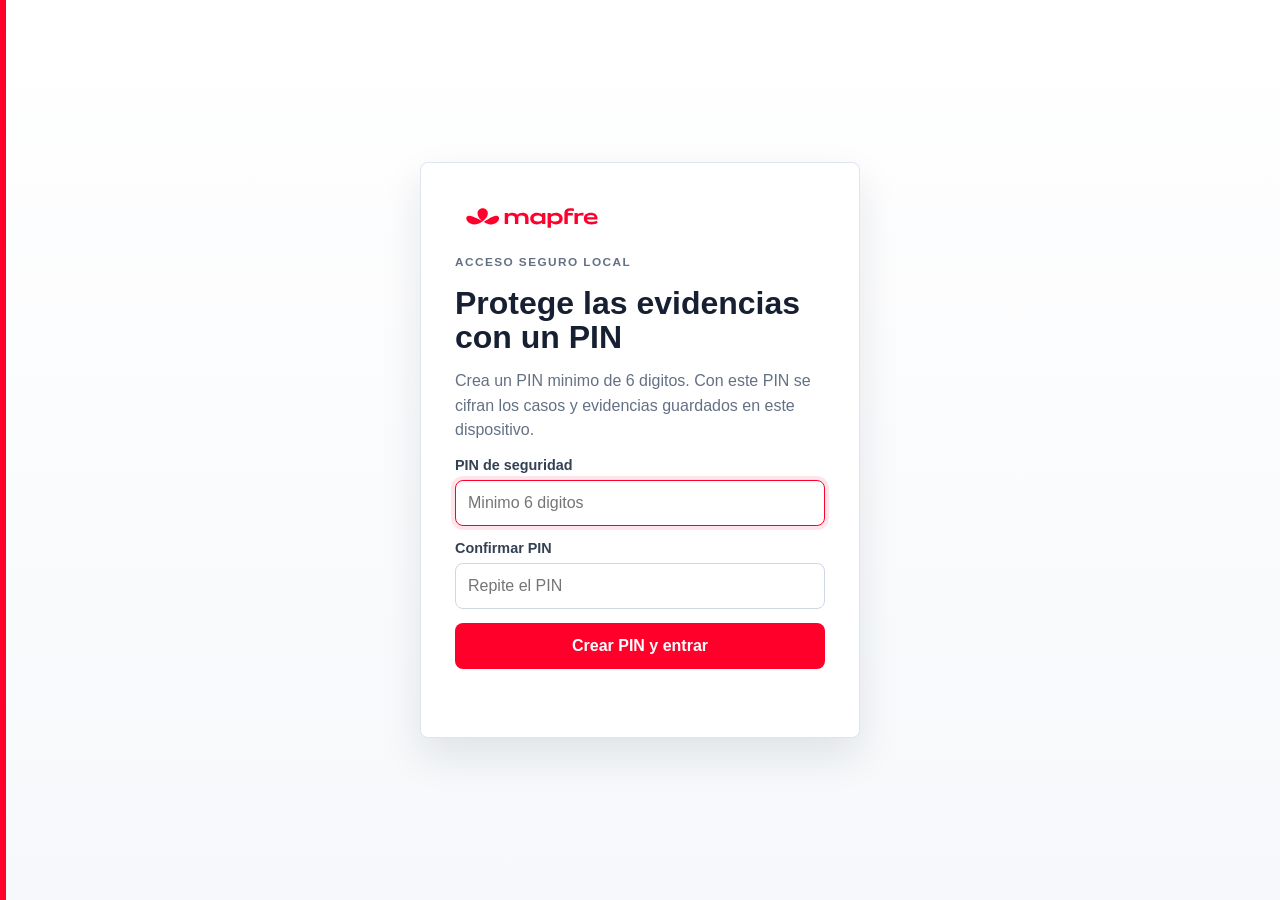
<file: index.html>
<!doctype html>
<html lang="es">
  <head>
    <meta charset="utf-8">
    <meta name="viewport" content="width=device-width, initial-scale=1">
    <meta http-equiv="Content-Security-Policy" content="default-src 'self' data: blob:; img-src 'self' data: blob:; media-src 'self' data: blob:; style-src 'self' 'unsafe-inline'; script-src 'self' 'unsafe-inline'; connect-src 'none'; object-src 'none'; base-uri 'none'; form-action 'none'">
    <title>Registro de asistencias MAPFRE</title>
    <link rel="stylesheet" href="styles.css?v=20260624f">
    <script defer src="app.js?v=20260624f"></script>
  </head>
  <body class="is-locked">
    <section class="security-gate" id="securityGate" aria-labelledby="securityTitle">
      <div class="security-card">
        <img src="assets/mapfre-logo.svg" alt="MAPFRE" class="security-logo">
        <p class="eyebrow">Acceso seguro local</p>
        <h2 id="securityTitle">Protege las evidencias con un PIN</h2>
        <p id="securityHelp">Este PIN cifra los casos guardados en este dispositivo. Sin el PIN no se pueden consultar las evidencias locales.</p>
        <label class="field">
          <span>PIN de seguridad</span>
          <input id="securityPin" type="password" inputmode="numeric" minlength="6" autocomplete="current-password" placeholder="Minimo 6 digitos">
        </label>
        <label class="field" id="securityPinConfirmField" hidden>
          <span>Confirmar PIN</span>
          <input id="securityPinConfirm" type="password" inputmode="numeric" minlength="6" autocomplete="new-password" placeholder="Repite el PIN">
        </label>
        <button class="button" id="unlockApp" type="button">Continuar seguro</button>
        <button class="text-button danger-action" id="resetSecureApp" type="button">No recuerdo el PIN</button>
        <p class="security-status" id="securityStatus" role="alert"></p>
      </div>
    </section>

    <header class="app-header">
      <div class="brand">
        <img src="assets/mapfre-logo.svg" alt="MAPFRE" class="brand__logo">
        <div>
          <p class="eyebrow">Abogados y gruas</p>
          <h1>Registro de asistencias</h1>
        </div>
      </div>
      <nav class="tabs" aria-label="Secciones principales">
        <button class="tab is-active" type="button" data-view="registro">Registro</button>
        <button class="tab" type="button" data-view="consulta">Consulta</button>
        <button class="tab" type="button" data-view="guia">Guia</button>
      </nav>
    </header>

    <main class="app-main">
      <section class="notice" id="dbNotice" hidden></section>

      <section class="view is-visible" id="view-registro" aria-labelledby="registroTitle">
        <div class="panel intro-panel">
          <div>
            <p class="eyebrow">Trazabilidad del servicio</p>
            <h2 id="registroTitle">Captura evidencias en campo</h2>
            <p>Identifica el caso, toma las fotos clave del vehiculo y deja todo guardado automaticamente en este dispositivo.</p>
          </div>
          <div class="summary-card">
            <strong id="totalRecords">0</strong>
            <span>registros guardados en este dispositivo</span>
          </div>
        </div>

        <form class="panel form-grid" id="caseForm" novalidate>
          <input type="hidden" id="recordId">
          <ol class="flow-steps" aria-label="Flujo de registro">
            <li class="is-current"><span>1</span><strong>Identificar</strong></li>
            <li><span>2</span><strong>Fotos</strong></li>
            <li><span>3</span><strong>Complementar</strong></li>
          </ol>

          <fieldset class="section start-section" id="startSection">
            <legend>Informacion inicial</legend>
            <p class="section-help">Primero identifica el servicio. Con estos dos datos se crea el caso y se habilita la captura de evidencias.</p>
            <div class="field-grid two">
              <label class="field">
                <span>Numero de asistencia <b>*</b></span>
                <input id="assistanceNumber" name="assistanceNumber" autocomplete="off" required placeholder="Ej. 2189-000123">
                <small class="error" data-error-for="assistanceNumber"></small>
              </label>
              <label class="field">
                <span>Placa <b>*</b></span>
                <input id="plate" name="plate" autocomplete="off" required placeholder="Ej. ABC123" maxlength="10">
                <small class="error" data-error-for="plate"></small>
              </label>
            </div>
            <div class="form-actions start-actions">
              <button class="button" type="button" id="continueCase">Crear caso y tomar fotos</button>
            </div>
          </fieldset>

          <div class="case-workspace" id="caseWorkspace" hidden>
            <section class="active-case">
              <div>
                <span>Caso activo</span>
                <strong id="activeCaseLabel">Sin asistencia seleccionada</strong>
              </div>
              <small id="autosaveStatus">Listo para capturar evidencias</small>
            </section>

            <section class="step-notice" id="stepNotice" aria-live="polite" hidden>
              <strong id="stepNoticeTitle">Siguiente paso</strong>
              <span id="stepNoticeText">Completa la informacion pendiente para cerrar el caso.</span>
            </section>

            <div class="wizard-panel" id="photosStep" data-wizard-step="photos">
              <fieldset class="section">
                <div class="capture-heading">
                  <div>
                    <legend>Fotos del vehiculo</legend>
                    <p class="section-help">Toca una vista, toma la foto y vuelve aqui. La evidencia queda guardada de inmediato.</p>
                  </div>
                  <span>Autoguardado activo</span>
                </div>
                <div class="vehicle-capture">
                  <div class="vehicle-map guided-stage" id="guidedStage" aria-label="Guia visual de la foto requerida">
                    <div class="vehicle-map-title">
                      <strong id="currentShotTitle">Esquina delantera izquierda</strong>
                      <small id="currentShotCounter">Foto 1 de 8</small>
                    </div>
                    <button class="phone-mask" id="vehicleMask" type="button" data-angle="front-left" aria-label="Tomar foto: esquina delantera izquierda">
                      <img class="vehicle-guide-image" id="vehicleGuideImage" src="assets/guide-photos/front-left.png" alt="Guia visual del angulo requerido">
                      <span class="angle-badge" id="angleBadge">Frente + lateral izquierdo</span>
                    </button>
                    <p class="shot-instruction" id="currentShotInstruction">Ubicate a 45 grados del frente. El vehiculo debe ocupar casi todo el encuadre y verse completo.</p>
                    <div class="guided-actions">
                      <button class="button secondary" type="button" id="prevShot" hidden>Anterior</button>
                      <label class="button camera-button">
                        <input id="guidedPhotoInput" type="file" accept="image/*" capture="environment">
                        <span>Tomar foto</span>
                      </label>
                      <button class="button secondary light-action" type="button" id="nextShot">Siguiente foto</button>
                    </div>
                    <label class="upload-action secondary compact-upload quiet-upload">
                      <input id="fileInput" type="file" accept="image/*" multiple>
                      <span>Cargar desde galeria</span>
                    </label>
                  </div>
                  <div class="shot-checklist" id="shotChecklist" aria-live="polite"></div>
                </div>
              </fieldset>

              <fieldset class="section" id="videoFinalSection" hidden>
                <legend>Video final</legend>
                <p class="section-help">Graba un video horizontal o vertical de aproximadamente 1 minuto. Incluye el choque o evento, entorno, placas visibles, daños principales y una vuelta corta alrededor del vehiculo.</p>
                <div class="media-actions" aria-label="Carga de evidencias">
                  <label class="upload-action">
                    <input id="videoInput" type="file" accept="video/*" capture="environment">
                    <span>Grabar video de 1 minuto</span>
                  </label>
                  <label class="upload-action secondary">
                    <input id="photoInput" type="file" accept="image/*" capture="environment" multiple>
                    <span>Foto adicional</span>
                  </label>
                </div>
              </fieldset>

              <fieldset class="section evidence-preview-section" id="evidencePreviewSection" hidden>
                <legend>Evidencias cargadas</legend>
                <div class="media-meta">
                  <span id="evidenceCount">Sin evidencias cargadas</span>
                  <button class="text-button" id="clearEvidence" type="button">Quitar evidencias</button>
                </div>
                <div class="media-grid" id="mediaPreview" aria-live="polite"></div>
              </fieldset>

              <div class="form-actions step-actions">
                <button class="button secondary text-like-action" type="button" id="backToIdentity" hidden>Volver a identificar</button>
                <button class="button" type="button" id="finishPhotos" hidden>Continuar a complementar</button>
              </div>
            </div>

            <div class="wizard-panel" id="complementStep" data-wizard-step="complement" hidden>
              <fieldset class="section">
                <legend>Detalle complementario</legend>
                <div class="field-grid three">
                  <label class="field">
                    <span>Tipo de servicio</span>
                    <select id="serviceType" name="serviceType">
                      <option value="">Seleccionar</option>
                      <option>Abogado</option>
                      <option>Grua</option>
                      <option>Abogado y grua</option>
                    </select>
                  </label>
                  <label class="field">
                    <span>Fecha y hora</span>
                    <input id="serviceDate" name="serviceDate" type="datetime-local">
                  </label>
                  <label class="field">
                    <span>Estado</span>
                    <select id="status" name="status">
                      <option value="Incompleto">Incompleto</option>
                      <option value="En revision">En revision</option>
                      <option value="Completo">Completo</option>
                    </select>
                  </label>
                </div>
                <div class="field-grid two">
                  <label class="field">
                    <span>Ciudad</span>
                    <input id="city" name="city" placeholder="Ciudad de la atencion">
                  </label>
                  <label class="field">
                    <span>Direccion / ubicacion</span>
                    <input id="location" name="location" placeholder="Punto exacto o referencia">
                  </label>
                </div>
                <div class="field-grid two">
                  <label class="field">
                    <span>Prestador / responsable</span>
                    <input id="provider" name="provider" placeholder="Nombre del abogado, grua o aliado">
                  </label>
                  <label class="field">
                    <span>Contacto</span>
                    <input id="contact" name="contact" placeholder="Telefono o correo">
                  </label>
                </div>
                <label class="field">
                  <span>Descripcion del servicio</span>
                  <textarea id="description" name="description" rows="4" placeholder="Resume lo ocurrido, acciones realizadas y observaciones relevantes."></textarea>
                </label>
              </fieldset>

              <fieldset class="section">
                <legend>Otros documentos</legend>
                <p class="section-help">Agrega soportes adicionales como PDF, imagenes o documentos del caso. Cada archivo se guarda de inmediato en la asistencia activa.</p>
                <div class="media-actions" aria-label="Carga de documentos complementarios">
                  <label class="upload-action secondary">
                    <input id="documentInput" type="file" accept="image/*,.pdf,.doc,.docx,.xls,.xlsx,.txt" multiple>
                    <span>Cargar documentos</span>
                  </label>
                </div>
              </fieldset>

              <section class="missing-box" id="missingBox" aria-live="polite">
                <strong id="missingTitle">Informacion pendiente</strong>
                <ul id="missingList"></ul>
              </section>

              <div class="form-actions step-actions">
                <button class="button secondary text-like-action" type="button" id="backToPhotos">Volver a fotos</button>
                <button class="button secondary text-like-action" type="button" id="resetForm">Nuevo registro</button>
                <button class="button" type="submit">Guardar caso</button>
              </div>
            </div>
          </div>
        </form>
      </section>

      <section class="view" id="view-consulta" aria-labelledby="consultaTitle">
        <div class="panel intro-panel">
          <div>
            <p class="eyebrow">Complementar informacion</p>
            <h2 id="consultaTitle">Consulta por asistencia o placa</h2>
            <p>Busca un registro guardado, abre el caso y completa los campos pendientes sin perder las evidencias tomadas.</p>
          </div>
          <div class="header-actions">
            <button class="button secondary text-like-action" type="button" id="exportAll">Exportar</button>
            <button class="button secondary text-like-action danger-action" type="button" id="clearAllData">Borrar datos</button>
          </div>
        </div>

        <div class="panel search-panel">
          <label class="field search-field">
            <span>Buscar registro</span>
            <input id="searchQuery" placeholder="Numero de asistencia o placa">
          </label>
          <div class="records-list" id="recordsList" aria-live="polite"></div>
        </div>
      </section>

      <section class="view" id="view-guia" aria-labelledby="guiaTitle">
        <div class="panel intro-panel">
          <div>
            <p class="eyebrow">Material de apoyo</p>
            <h2 id="guiaTitle">Guia rapida de registro</h2>
            <p>Orden recomendado para identificar el caso, tomar evidencias y completar la informacion pendiente.</p>
          </div>
          <span class="button secondary inert-link">Version local sin conexion externa</span>
        </div>
        <div class="panel video-panel">
          <div class="support-steps">
            <article>
              <strong>1. Identifica</strong>
              <span>Ingresa asistencia y placa antes de tomar evidencias.</span>
            </article>
            <article>
              <strong>2. Fotografia</strong>
              <span>Sigue las 8 vistas guiadas y revisa las miniaturas cargadas.</span>
            </article>
            <article>
              <strong>3. Complementa</strong>
              <span>Agrega datos faltantes, documentos y guarda el caso.</span>
            </article>
          </div>
        </div>
      </section>
    </main>
  </body>
</html>
</file>
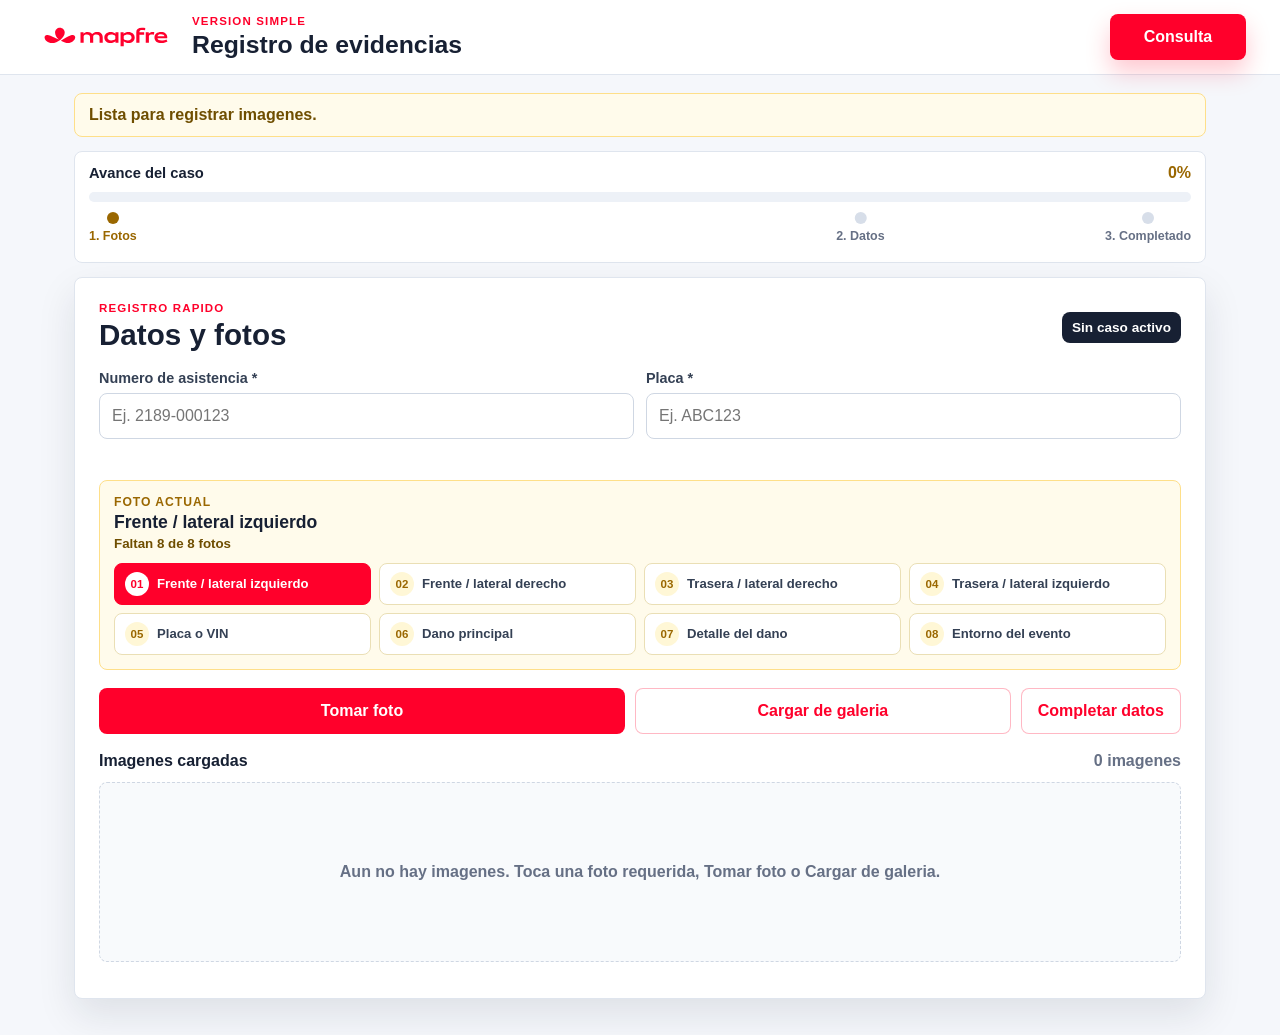
<file: simple.html>
<!doctype html>
<html lang="es">
  <head>
    <meta charset="utf-8">
    <meta name="viewport" content="width=device-width, initial-scale=1">
    <meta http-equiv="Content-Security-Policy" content="default-src 'self' data: blob:; img-src 'self' data: blob:; media-src 'self' data: blob:; style-src 'self' 'unsafe-inline'; script-src 'self' 'unsafe-inline'; connect-src 'none'; object-src 'none'; base-uri 'none'; form-action 'none'">
    <title>Registro simple de asistencias</title>
    <link rel="stylesheet" href="simple.css">
    <script defer src="simple.js"></script>
  </head>
  <body>
    <header class="topbar">
      <div class="brand">
        <img src="assets/mapfre-logo.svg" alt="MAPFRE">
        <div>
          <span>Version simple</span>
          <h1>Registro de evidencias</h1>
        </div>
      </div>
      <button class="button consult-button" type="button" id="showSearch">Consulta</button>
    </header>

    <main class="shell">
      <section class="status" id="status" role="status">Ingresa asistencia y placa para empezar.</section>
      <section class="timeline" id="progressTimeline" aria-label="Avance del caso" data-tone="start">
        <div class="timeline-header">
          <strong>Avance del caso</strong>
          <span id="timelinePercent">0%</span>
        </div>
        <div class="timeline-bar" aria-hidden="true">
          <span id="timelineFill"></span>
        </div>
        <div class="timeline-steps">
          <span id="timelinePhotos">1. Fotos</span>
          <span id="timelineDetails">2. Datos</span>
          <span id="timelineDone">3. Completado</span>
        </div>
      </section>

      <section class="workspace">
        <form class="panel capture-panel" id="caseForm" novalidate>
          <div class="panel-title">
            <div>
              <p class="eyebrow">Registro rapido</p>
              <h2>Datos y fotos</h2>
            </div>
            <strong id="activeCase">Sin caso activo</strong>
          </div>

          <div class="identity-grid">
            <label class="field">
              <span>Numero de asistencia *</span>
              <input id="assistanceNumber" autocomplete="off" placeholder="Ej. 2189-000123" required>
              <small data-error-for="assistanceNumber"></small>
            </label>
            <label class="field">
              <span>Placa *</span>
              <input id="plate" autocomplete="off" maxlength="10" placeholder="Ej. ABC123" required>
              <small data-error-for="plate"></small>
            </label>
          </div>

          <section class="photo-guide" aria-labelledby="currentPhotoTitle">
            <div class="current-photo">
              <span>Foto actual</span>
              <strong id="currentPhotoTitle">Frente / lateral izquierdo</strong>
              <small id="photoProgress">Faltan 8 fotos</small>
            </div>
            <div class="photo-checklist" id="photoChecklist" aria-label="Fotos requeridas"></div>
          </section>

          <div class="quick-actions">
            <label class="button camera-action">
              <input id="photoInput" type="file" accept="image/*" capture="environment">
              <span>Tomar foto</span>
            </label>
            <label class="button secondary camera-action">
              <input id="galleryInput" type="file" accept="image/*" multiple>
              <span>Cargar de galeria</span>
            </label>
            <button class="button secondary" id="goDetails" type="button" aria-controls="detailsPanel" aria-expanded="false">Completar datos</button>
          </div>

          <section class="thumb-section" aria-labelledby="thumbTitle">
            <div class="thumb-header">
              <h3 id="thumbTitle">Imagenes cargadas</h3>
              <span id="imageCount">0 imagenes</span>
            </div>
            <div class="empty-grid" id="emptyGrid">Aun no hay imagenes. Toca una foto requerida, Tomar foto o Cargar de galeria.</div>
            <div class="thumb-grid" id="thumbGrid" aria-live="polite"></div>
          </section>
        </form>

        <section class="panel details-panel screen" id="detailsPanel" aria-labelledby="detailsTitle" hidden>
          <div class="panel-title compact">
            <div>
              <p class="eyebrow">Datos faltantes</p>
              <h3 id="detailsTitle">Completar datos</h3>
            </div>
            <span id="detailsStatus">Autoguardado</span>
          </div>
          <div class="details-grid">
            <label class="field">
              <span>Tipo de servicio</span>
              <input id="serviceType" placeholder="Abogado, grua o ambos">
            </label>
            <label class="field">
              <span>Fecha y hora</span>
              <input id="serviceDate" type="datetime-local">
            </label>
            <label class="field">
              <span>Ciudad</span>
              <input id="city" placeholder="Ciudad de la atencion">
            </label>
            <label class="field">
              <span>Ubicacion</span>
              <input id="location" placeholder="Direccion o referencia">
            </label>
            <label class="field">
              <span>Responsable</span>
              <input id="provider" placeholder="Analista, abogado, grua o aliado">
            </label>
            <label class="field">
              <span>Contacto</span>
              <input id="contact" placeholder="Telefono o correo">
            </label>
          </div>
          <label class="field">
            <span>Observaciones</span>
            <textarea id="notes" rows="3" placeholder="Dano, entorno, documentos pendientes o comentario breve."></textarea>
          </label>
          <div class="nav-actions">
            <button class="button secondary" id="backToCaptureFromDetails" type="button">Volver a fotos</button>
          </div>
        </section>

        <aside class="panel search-panel screen" id="searchPanel" hidden>
          <div class="panel-title compact">
            <div>
              <p class="eyebrow">Consulta</p>
              <h2>Buscar caso</h2>
            </div>
            <button class="button secondary" id="backToCaptureFromSearch" type="button">Volver</button>
          </div>
          <label class="field">
            <span>Asistencia o placa</span>
            <input id="searchQuery" placeholder="Buscar">
          </label>
          <div class="records" id="records"></div>
        </aside>
      </section>
    </main>
  </body>
</html>
</file>
<file: styles.css>
:root {
  --brand: #ff002b;
  --brand-dark: #c90022;
  --brand-soft: #fff0f3;
  --ink: #172033;
  --muted: #647084;
  --line: #dfe5ee;
  --panel: #ffffff;
  --page: #f5f7fb;
  --success: #087443;
  --warning: #9a6700;
  --danger: #b42318;
  --shadow: 0 18px 42px rgba(23, 32, 51, 0.1);
}

* {
  box-sizing: border-box;
}

[hidden] {
  display: none !important;
}

html {
  min-width: 320px;
}

body {
  margin: 0;
  color: var(--ink);
  background: linear-gradient(180deg, #ffffff 0%, var(--page) 42%, #eef2f7 100%);
  font-family: "Segoe UI", Arial, sans-serif;
}

body.is-locked .app-header,
body.is-locked .app-main {
  display: none;
}

.security-gate {
  min-height: 100vh;
  display: grid;
  place-items: center;
  padding: 22px;
  background:
    linear-gradient(90deg, var(--brand) 0 6px, transparent 6px),
    linear-gradient(180deg, #fff 0%, #f6f8fb 100%);
}

.security-gate[hidden] {
  display: none !important;
}

.security-card {
  width: min(100%, 440px);
  display: grid;
  gap: 14px;
  padding: clamp(22px, 5vw, 34px);
  background: #fff;
  border: 1px solid var(--line);
  border-radius: 8px;
  box-shadow: var(--shadow);
}

.security-logo {
  width: 154px;
  height: auto;
}

.security-card h2 {
  font-size: clamp(1.45rem, 7vw, 2rem);
}

.security-card p {
  margin: 0;
  color: var(--muted);
}

.security-status {
  min-height: 20px;
  color: var(--danger) !important;
  font-size: 0.88rem;
  font-weight: 800;
}

button,
input,
select,
textarea {
  font: inherit;
}

.app-header {
  position: sticky;
  top: 0;
  z-index: 20;
  display: flex;
  align-items: center;
  justify-content: space-between;
  gap: 18px;
  padding: 18px clamp(16px, 4vw, 44px);
  background: rgba(255, 255, 255, 0.94);
  border-bottom: 1px solid var(--line);
  backdrop-filter: blur(14px);
}

.brand {
  display: flex;
  align-items: center;
  gap: 18px;
  min-width: 0;
}

.brand__logo {
  width: 168px;
  height: auto;
  flex: 0 0 auto;
}

.eyebrow {
  margin: 0 0 5px;
  color: var(--brand);
  font-size: 0.74rem;
  font-weight: 800;
  letter-spacing: 0.12em;
  text-transform: uppercase;
}

h1,
h2 {
  margin: 0;
  line-height: 1.08;
  letter-spacing: 0;
}

h1 {
  font-size: clamp(1.25rem, 2.4vw, 1.95rem);
}

h2 {
  font-size: clamp(1.35rem, 2.8vw, 2.25rem);
}

p {
  line-height: 1.55;
}

.tabs {
  display: inline-grid;
  grid-template-columns: repeat(3, minmax(0, 1fr));
  gap: 4px;
  padding: 4px;
  border: 1px solid var(--line);
  border-radius: 8px;
  background: #f8fafc;
}

.tab {
  min-height: 42px;
  padding: 0 14px;
  color: var(--muted);
  background: transparent;
  border: 0;
  border-radius: 6px;
  font-weight: 750;
}

.tab.is-active {
  color: #fff;
  background: var(--brand);
}

.app-main {
  width: min(1180px, 100%);
  margin: 0 auto;
  padding: 28px clamp(14px, 3vw, 26px) 46px;
}

.view {
  display: none;
}

.view.is-visible {
  display: grid;
  gap: 18px;
}

.panel {
  background: var(--panel);
  border: 1px solid var(--line);
  border-radius: 8px;
  box-shadow: var(--shadow);
}

.intro-panel {
  display: grid;
  grid-template-columns: minmax(0, 1fr) auto;
  align-items: center;
  gap: 22px;
  padding: clamp(20px, 4vw, 32px);
}

.header-actions {
  display: grid;
  gap: 10px;
  justify-items: end;
}

.intro-panel p:not(.eyebrow) {
  max-width: 65ch;
  margin: 12px 0 0;
  color: var(--muted);
}

.summary-card {
  min-width: 190px;
  padding: 18px;
  border: 1px solid rgba(255, 0, 43, 0.16);
  border-radius: 8px;
  background: var(--brand-soft);
}

.summary-card strong {
  display: block;
  color: var(--brand);
  font-size: 2.4rem;
  line-height: 1;
}

.summary-card span {
  color: var(--muted);
  font-weight: 650;
}

.form-grid {
  display: grid;
  gap: 22px;
  padding: clamp(18px, 4vw, 28px);
}

.section {
  display: grid;
  gap: 16px;
  min-width: 0;
  margin: 0;
  padding: 0;
  border: 0;
}

.section-help {
  margin: -4px 0 0;
  max-width: 70ch;
  color: var(--muted);
  font-size: 0.95rem;
}

.start-section {
  padding: clamp(16px, 3vw, 22px);
  background: linear-gradient(180deg, #ffffff 0%, #fff6f8 100%);
  border: 1px solid rgba(255, 0, 43, 0.18);
  border-radius: 8px;
}

.start-actions {
  justify-content: flex-start;
}

.case-workspace {
  display: grid;
  gap: 22px;
}

.wizard-panel {
  display: grid;
  gap: 22px;
}

.active-case {
  display: flex;
  align-items: center;
  justify-content: space-between;
  gap: 14px;
  padding: 14px 16px;
  color: #fff;
  background: var(--ink);
  border-radius: 8px;
}

.active-case span,
.active-case small {
  color: rgba(255, 255, 255, 0.72);
  font-weight: 750;
}

.active-case strong {
  display: block;
  margin-top: 2px;
  font-size: 1.1rem;
}

.step-notice {
  display: grid;
  gap: 4px;
  padding: 14px 16px;
  border: 1px solid #fedf89;
  border-radius: 8px;
  background: #fffbeb;
}

.step-notice strong {
  color: #93370d;
  font-size: 0.9rem;
}

.step-notice span {
  color: #6f4e00;
  font-weight: 700;
  line-height: 1.45;
}

.step-notice[data-tone="success"] {
  background: #ecfdf3;
  border-color: #abefc6;
}

.step-notice[data-tone="success"] strong,
.step-notice[data-tone="success"] span {
  color: var(--success);
}

#autosaveStatus[data-tone="success"] {
  color: #bcf7d3;
}

#autosaveStatus[data-tone="saving"] {
  color: #ffe08a;
}

#autosaveStatus[data-tone="error"] {
  color: #ffb4ab;
}

legend {
  margin-bottom: 6px;
  font-size: 1rem;
  font-weight: 850;
}

.field-grid {
  display: grid;
  gap: 14px;
}

.field-grid.two {
  grid-template-columns: repeat(2, minmax(0, 1fr));
}

.field-grid.three {
  grid-template-columns: repeat(3, minmax(0, 1fr));
}

.field {
  display: grid;
  gap: 7px;
  min-width: 0;
}

.field span {
  color: #344054;
  font-size: 0.9rem;
  font-weight: 750;
}

.field b {
  color: var(--brand);
}

input,
select,
textarea {
  width: 100%;
  min-height: 46px;
  color: var(--ink);
  background: #fff;
  border: 1px solid #cfd7e3;
  border-radius: 8px;
  outline: none;
  padding: 11px 12px;
  transition: border-color 0.16s ease, box-shadow 0.16s ease;
}

textarea {
  min-height: 112px;
  resize: vertical;
}

input:focus,
select:focus,
textarea:focus {
  border-color: var(--brand);
  box-shadow: 0 0 0 4px rgba(255, 0, 43, 0.1);
}

.field.has-error input {
  border-color: var(--danger);
}

.error {
  min-height: 16px;
  color: var(--danger);
  font-size: 0.78rem;
  font-weight: 700;
}

.media-actions {
  display: flex;
  flex-wrap: wrap;
  gap: 10px;
}

.upload-action {
  position: relative;
  display: inline-flex;
  align-items: center;
  justify-content: center;
  min-height: 46px;
  padding: 0 16px;
  color: #fff;
  background: var(--brand);
  border-radius: 8px;
  cursor: pointer;
  font-weight: 800;
}

.upload-action.secondary {
  color: var(--brand);
  background: #fff;
  border: 1px solid rgba(255, 0, 43, 0.28);
}

.quiet-upload {
  width: fit-content;
  min-height: auto;
  padding: 0;
  color: var(--muted);
  background: transparent;
  border: 0;
  font-size: 0.88rem;
  text-decoration: underline;
  text-underline-offset: 3px;
}

.upload-action input {
  position: absolute;
  inset: 0;
  opacity: 0;
  cursor: pointer;
}

.media-meta {
  display: flex;
  justify-content: space-between;
  gap: 14px;
  color: var(--muted);
  font-size: 0.9rem;
  font-weight: 700;
}

.text-button {
  color: var(--brand);
  background: transparent;
  border: 0;
  font-weight: 800;
}

.vehicle-capture {
  display: grid;
  grid-template-columns: minmax(260px, 1fr) minmax(220px, 320px);
  gap: 16px;
  align-items: stretch;
}

.vehicle-map {
  position: relative;
  min-height: 390px;
  overflow: hidden;
  background: linear-gradient(180deg, #f8fafc 0%, #ffffff 100%);
  border: 1px solid var(--line);
  border-radius: 8px;
}

.vehicle-shape {
  position: absolute;
  inset: 64px 26%;
  min-width: 150px;
  background: linear-gradient(180deg, #e8edf5 0%, #ffffff 42%, #eef3f9 100%);
  border: 3px solid #bac5d5;
  border-radius: 46% 46% 28% 28% / 14% 14% 22% 22%;
  box-shadow: inset 0 0 0 8px rgba(255, 255, 255, 0.9), 0 18px 38px rgba(23, 32, 51, 0.14);
}

.vehicle-shape .windshield,
.vehicle-shape .hood,
.vehicle-shape .roof,
.vehicle-shape .trunk {
  position: absolute;
  left: 18%;
  right: 18%;
  border: 2px solid #cbd5e1;
  border-radius: 8px;
}

.vehicle-shape .hood {
  top: 9%;
  height: 13%;
  background: #f8fafc;
}

.vehicle-shape .windshield {
  top: 25%;
  height: 15%;
  background: #dce8f6;
}

.vehicle-shape .roof {
  top: 44%;
  bottom: 30%;
  background: #ffffff;
}

.vehicle-shape .trunk {
  bottom: 9%;
  height: 13%;
  background: #f8fafc;
}

.wheel {
  position: absolute;
  width: 18px;
  height: 48px;
  background: #172033;
  border-radius: 999px;
}

.wheel-a,
.wheel-c {
  left: -13px;
}

.wheel-b,
.wheel-d {
  right: -13px;
}

.wheel-a,
.wheel-b {
  top: 21%;
}

.wheel-c,
.wheel-d {
  bottom: 21%;
}

.shot-point {
  position: absolute;
  display: inline-flex;
  align-items: center;
  justify-content: center;
  min-width: 104px;
  min-height: 42px;
  padding: 8px 12px;
  color: #fff;
  background: var(--brand);
  border: 2px solid #fff;
  border-radius: 999px;
  box-shadow: 0 14px 28px rgba(255, 0, 43, 0.22);
  cursor: pointer;
  font-size: 0.82rem;
  font-weight: 850;
  text-align: center;
}

.shot-point input {
  position: absolute;
  inset: 0;
  opacity: 0;
  cursor: pointer;
}

.shot-front {
  top: 18px;
  left: 50%;
  transform: translateX(-50%);
}

.shot-back {
  bottom: 18px;
  left: 50%;
  transform: translateX(-50%);
}

.shot-left {
  top: 50%;
  left: 18px;
  transform: translateY(-50%);
}

.shot-right {
  top: 50%;
  right: 18px;
  transform: translateY(-50%);
}

.shot-plate {
  top: 84px;
  right: 20px;
}

.shot-context {
  bottom: 84px;
  left: 20px;
}

.shot-checklist {
  display: grid;
  gap: 10px;
  align-content: start;
  padding: 14px;
  background: #f8fafc;
  border: 1px solid var(--line);
  border-radius: 8px;
}

.shot-status {
  display: grid;
  grid-template-columns: 82px 1fr;
  gap: 10px;
  align-items: center;
  padding: 10px;
  background: #fff;
  border: 1px solid var(--line);
  border-radius: 8px;
}

.shot-status span {
  display: inline-flex;
  justify-content: center;
  padding: 5px 8px;
  color: var(--warning);
  background: #fffaeb;
  border-radius: 999px;
  font-size: 0.72rem;
  font-weight: 850;
}

.shot-status strong {
  font-size: 0.88rem;
}

.shot-status.is-complete span {
  color: var(--success);
  background: #ecfdf3;
}

.media-grid {
  display: grid;
  grid-template-columns: repeat(auto-fill, minmax(150px, 1fr));
  gap: 12px;
}

.media-item {
  display: grid;
  gap: 8px;
  min-width: 0;
  padding: 10px;
  background: #f8fafc;
  border: 1px solid var(--line);
  border-radius: 8px;
}

.media-thumb {
  width: 100%;
  aspect-ratio: 4 / 3;
  object-fit: cover;
  background: #111827;
  border-radius: 6px;
}

.document-thumb {
  display: grid;
  place-items: center;
  color: #fff;
  background:
    linear-gradient(135deg, rgba(255, 0, 43, 0.92), rgba(23, 32, 51, 0.94));
  font-size: 1rem;
  font-weight: 900;
  letter-spacing: 0;
}

.media-name {
  overflow: hidden;
  color: #344054;
  font-size: 0.8rem;
  font-weight: 750;
  text-overflow: ellipsis;
  white-space: nowrap;
}

.remove-media {
  width: 100%;
  min-height: 34px;
  color: var(--danger);
  background: #fff;
  border: 1px solid #f1c4c0;
  border-radius: 6px;
  font-size: 0.82rem;
  font-weight: 800;
}

.missing-box {
  display: grid;
  gap: 10px;
  padding: 14px;
  background: #fffbeb;
  border: 1px solid #fedf89;
  border-radius: 8px;
}

.missing-box strong {
  color: var(--warning);
}

.missing-box ul {
  display: flex;
  flex-wrap: wrap;
  gap: 8px;
  margin: 0;
  padding: 0;
  list-style: none;
}

.missing-box li {
  padding: 7px 10px;
  color: #6f4e00;
  background: #fff7d6;
  border-radius: 999px;
  font-size: 0.84rem;
  font-weight: 750;
}

.form-actions {
  display: flex;
  justify-content: flex-end;
  gap: 10px;
}

.step-actions {
  align-items: center;
  justify-content: space-between;
}

.text-like-action {
  min-height: auto;
  padding: 0;
  color: var(--muted);
  background: transparent;
  border: 0;
  box-shadow: none;
}

.button {
  display: inline-flex;
  align-items: center;
  justify-content: center;
  min-height: 46px;
  padding: 0 18px;
  color: #fff;
  background: var(--brand);
  border: 0;
  border-radius: 8px;
  font-weight: 850;
  text-decoration: none;
}

.button:hover,
.upload-action:hover {
  background: var(--brand-dark);
}

.button.secondary {
  color: var(--brand);
  background: #fff;
  border: 1px solid rgba(255, 0, 43, 0.28);
}

.button.secondary:hover {
  color: #fff;
  background: var(--brand);
}

.text-like-action:hover,
.quiet-upload:hover {
  color: var(--brand);
  background: transparent;
}

.danger-action {
  color: var(--danger);
}

.notice {
  padding: 14px 16px;
  color: #7a271a;
  background: #ffede8;
  border: 1px solid #fecdca;
  border-radius: 8px;
  font-weight: 700;
}

.search-panel {
  display: grid;
  gap: 18px;
  padding: clamp(18px, 4vw, 28px);
}

.search-field {
  max-width: 560px;
}

.records-list {
  display: grid;
  gap: 10px;
}

.record-card {
  display: grid;
  grid-template-columns: minmax(0, 1fr) auto;
  gap: 16px;
  align-items: center;
  padding: 16px;
  border: 1px solid var(--line);
  border-radius: 8px;
  background: #fff;
}

.record-title {
  display: flex;
  flex-wrap: wrap;
  gap: 8px;
  align-items: center;
  margin-bottom: 6px;
  font-weight: 850;
}

.pill {
  display: inline-flex;
  align-items: center;
  min-height: 24px;
  padding: 0 9px;
  border-radius: 999px;
  font-size: 0.74rem;
  font-weight: 850;
}

.pill.complete {
  color: var(--success);
  background: #ecfdf3;
}

.pill.incomplete {
  color: var(--warning);
  background: #fffaeb;
}

.record-meta {
  color: var(--muted);
  font-size: 0.9rem;
}

.record-hint {
  margin-top: 6px;
  color: #344054;
  font-size: 0.88rem;
  font-weight: 700;
  line-height: 1.4;
}

.record-actions {
  display: flex;
  gap: 8px;
}

.video-panel {
  padding: clamp(12px, 2vw, 18px);
}

.video-panel video {
  width: 100%;
  max-height: 72vh;
  background: #111827;
  border-radius: 8px;
}

.support-steps {
  display: grid;
  grid-template-columns: repeat(3, minmax(0, 1fr));
  gap: 12px;
}

.support-steps article {
  display: grid;
  gap: 8px;
  min-height: 120px;
  padding: 16px;
  border: 1px solid var(--line);
  border-radius: 8px;
  background: var(--soft);
}

.support-steps strong {
  color: var(--ink);
  font-size: 1rem;
}

.support-steps span {
  color: var(--muted);
  line-height: 1.5;
}

@media (max-width: 820px) {
  .app-header,
  .intro-panel,
  .record-card,
  .vehicle-capture {
    grid-template-columns: 1fr;
  }

  .app-header {
    position: static;
  }

  .tabs,
  .button,
  .summary-card,
  .upload-action {
    width: 100%;
  }

  .text-like-action {
    width: fit-content;
    align-self: center;
  }

  .field-grid.two,
  .field-grid.three,
  .support-steps {
    grid-template-columns: 1fr;
  }

  .form-actions,
  .media-meta,
  .record-actions,
  .active-case {
    flex-direction: column;
    align-items: stretch;
  }

  .step-actions .text-like-action {
    align-self: center;
  }

  .record-actions .button {
    width: 100%;
  }

  .record-actions .text-like-action {
    width: fit-content;
    align-self: center;
  }

  .vehicle-map {
    min-height: 420px;
  }
}

@media (max-width: 520px) {
  .brand {
    align-items: flex-start;
    flex-direction: column;
    gap: 10px;
  }

  .brand__logo {
    width: 142px;
  }

  .tabs {
    grid-template-columns: 1fr;
  }

  .vehicle-map {
    min-height: 480px;
  }

  .vehicle-shape {
    inset: 92px 24%;
  }

  .shot-left,
  .shot-right {
    top: auto;
    transform: none;
  }

  .shot-left {
    bottom: 138px;
    left: 14px;
  }

  .shot-right {
    bottom: 138px;
    right: 14px;
  }

  .shot-plate {
    top: 82px;
    right: 14px;
  }

  .shot-context {
    bottom: 82px;
    left: 14px;
  }

  .shot-point {
    min-width: 96px;
    font-size: 0.78rem;
  }
}

/* Sequential photo capture with vehicle mask */
.guided-stage {
  display: grid;
  align-content: start;
  gap: 16px;
  min-height: 620px;
  padding: 18px;
}

.guided-stage::before {
  inset: 82px 26px 132px;
}

.phone-mask {
  position: relative;
  display: grid;
  place-items: center;
  min-height: 360px;
  padding: 24px 24px 62px;
  margin-top: 48px;
  overflow: hidden;
  background:
    linear-gradient(rgba(255, 255, 255, 0.64), rgba(255, 255, 255, 0.64)),
    repeating-linear-gradient(90deg, transparent 0 47px, rgba(100, 112, 132, 0.08) 48px 49px),
    repeating-linear-gradient(0deg, transparent 0 47px, rgba(100, 112, 132, 0.08) 48px 49px),
    #f8fafc;
  border: 1px solid #d8e0ea;
  border-radius: 8px;
}

.phone-mask::before {
  content: "";
  position: absolute;
  inset: 24px;
  border: 2px solid rgba(255, 0, 43, 0.34);
  border-radius: 8px;
  box-shadow: 0 0 0 999px rgba(23, 32, 51, 0.035);
}

.mask-guides span {
  position: absolute;
  z-index: 1;
  background: rgba(255, 0, 43, 0.32);
}

.mask-guides span:first-child {
  top: 50%;
  left: 24px;
  right: 24px;
  height: 1px;
}

.mask-guides span:last-child {
  top: 24px;
  bottom: 24px;
  left: 50%;
  width: 1px;
}

.vehicle-shadow {
  position: relative;
  z-index: 2;
  width: 152px;
  height: 262px;
  background: rgba(23, 32, 51, 0.84);
  border-radius: 56px 56px 42px 42px / 68px 68px 36px 36px;
  box-shadow: 0 22px 42px rgba(23, 32, 51, 0.22);
  opacity: 0.76;
  transition: transform 0.2s ease, width 0.2s ease, height 0.2s ease, border-radius 0.2s ease;
}

.vehicle-guide-image {
  position: relative;
  z-index: 2;
  width: min(78%, 390px);
  max-height: 235px;
  object-fit: contain;
  filter: drop-shadow(0 22px 30px rgba(23, 32, 51, 0.18));
  opacity: 0.92;
}

.vehicle-cabin {
  position: absolute;
  inset: 84px 27px 80px;
  background: rgba(255, 255, 255, 0.16);
  border-radius: 18px;
}

.vehicle-glass {
  position: absolute;
  left: 30px;
  right: 30px;
  height: 34px;
  background: rgba(255, 255, 255, 0.22);
  border-radius: 14px;
}

.front-glass {
  top: 52px;
}

.rear-glass {
  bottom: 48px;
}

.vehicle-wheel {
  position: absolute;
  width: 14px;
  height: 48px;
  background: rgba(23, 32, 51, 0.95);
  border-radius: 999px;
}

.wheel-1,
.wheel-3 {
  left: -10px;
}

.wheel-2,
.wheel-4 {
  right: -10px;
}

.wheel-1,
.wheel-2 {
  top: 58px;
}

.wheel-3,
.wheel-4 {
  bottom: 58px;
}

.phone-mask[data-angle="front-left"] .vehicle-shadow {
  transform: rotate(-24deg) translate(-10px, 2px);
}

.phone-mask[data-angle="front-right"] .vehicle-shadow {
  transform: rotate(24deg) translate(10px, 2px);
}

.phone-mask[data-angle="rear-right"] .vehicle-shadow {
  transform: rotate(150deg) translate(-6px, -2px);
}

.phone-mask[data-angle="rear-left"] .vehicle-shadow {
  transform: rotate(-150deg) translate(6px, -2px);
}

.phone-mask[data-angle="plate-vin"] .vehicle-shadow {
  width: 238px;
  height: 104px;
  border-radius: 22px;
  transform: none;
}

.phone-mask[data-angle="main-damage"] .vehicle-shadow {
  width: 260px;
  height: 156px;
  border-radius: 18px;
  transform: rotate(-3deg);
}

.phone-mask[data-angle="damage-detail"] .vehicle-shadow {
  width: 220px;
  height: 220px;
  border-radius: 50%;
  transform: none;
}

.phone-mask[data-angle="environment"] .vehicle-shadow {
  width: 112px;
  height: 196px;
  transform: translate(-78px, 26px) rotate(-12deg);
  opacity: 0.5;
}

.phone-mask[data-angle="plate-vin"] .vehicle-guide-image,
.phone-mask[data-angle="main-damage"] .vehicle-guide-image,
.phone-mask[data-angle="damage-detail"] .vehicle-guide-image {
  width: min(82%, 410px);
  max-height: 245px;
}

.phone-mask[data-angle="environment"] .vehicle-guide-image {
  width: min(84%, 420px);
}

.angle-badge {
  position: absolute;
  z-index: 3;
  right: 20px;
  bottom: 18px;
  max-width: calc(100% - 40px);
  padding: 8px 10px;
  color: #fff;
  background: rgba(23, 32, 51, 0.88);
  border-radius: 999px;
  font-size: 0.78rem;
  font-weight: 850;
}

.shot-instruction {
  margin: 0;
  color: #344054;
  font-size: 0.98rem;
  font-weight: 650;
}

.guided-actions {
  display: grid;
  grid-template-columns: minmax(190px, 1fr) auto;
  gap: 10px;
  align-items: center;
}

.camera-button {
  position: relative;
  min-height: 54px;
  box-shadow: 0 14px 28px rgba(255, 0, 43, 0.2);
  cursor: pointer;
}

.light-action {
  min-width: 150px;
}

.camera-button input,
.compact-upload input {
  position: absolute;
  inset: 0;
  opacity: 0;
  cursor: pointer;
}

.compact-upload {
  width: fit-content;
}

.shot-status {
  cursor: pointer;
}

.shot-status.is-active {
  background: var(--brand-soft);
  border-color: rgba(255, 0, 43, 0.28);
}

.shot-status.is-active span {
  color: #fff;
  background: var(--brand);
}

@media (max-width: 820px) {
  .guided-stage {
    min-height: auto;
  }

  .guided-actions {
    grid-template-columns: 1fr;
  }

  .light-action {
    min-width: 0;
  }

  .compact-upload {
    width: 100%;
  }

  .quiet-upload {
    justify-self: center;
    width: fit-content;
  }
}

@media (max-width: 520px) {
  .phone-mask {
    min-height: 330px;
    margin-top: 58px;
  }

  .vehicle-shadow {
    width: 126px;
    height: 220px;
  }
}

.phone-mask .vehicle-guide-image {
  width: min(74%, 360px) !important;
  max-height: 220px !important;
}

.phone-mask[data-angle="plate-vin"] .vehicle-guide-image,
.phone-mask[data-angle="main-damage"] .vehicle-guide-image,
.phone-mask[data-angle="damage-detail"] .vehicle-guide-image,
.phone-mask[data-angle="environment"] .vehicle-guide-image {
  width: min(78%, 380px) !important;
  max-height: 230px !important;
}

/* Refined field-capture experience */
body {
  background:
    linear-gradient(90deg, var(--brand) 0 6px, transparent 6px),
    linear-gradient(180deg, #fff 0%, #f6f8fb 48%, #edf2f7 100%);
}

.app-header {
  padding-top: 14px;
  padding-bottom: 14px;
}

.intro-panel {
  padding: clamp(22px, 4vw, 36px);
}

.intro-panel h2 {
  max-width: 16ch;
}

.flow-steps {
  display: grid;
  grid-template-columns: repeat(3, minmax(0, 1fr));
  gap: 10px;
  margin: 0;
  padding: 0;
  list-style: none;
}

.flow-steps li {
  display: flex;
  align-items: center;
  gap: 10px;
  min-width: 0;
  padding: 12px;
  background: #f8fafc;
  border: 1px solid var(--line);
  border-radius: 8px;
}

.flow-steps span {
  display: inline-flex;
  align-items: center;
  justify-content: center;
  width: 30px;
  height: 30px;
  flex: 0 0 auto;
  color: var(--muted);
  background: #fff;
  border: 1px solid var(--line);
  border-radius: 50%;
  font-size: 0.84rem;
  font-weight: 900;
}

.flow-steps strong {
  overflow: hidden;
  color: var(--muted);
  font-size: 0.9rem;
  text-overflow: ellipsis;
  white-space: nowrap;
}

.flow-steps .is-current {
  background: var(--brand-soft);
  border-color: rgba(255, 0, 43, 0.25);
}

.flow-steps .is-current span {
  color: #fff;
  background: var(--brand);
  border-color: var(--brand);
}

.flow-steps .is-current strong {
  color: var(--brand-dark);
}

.flow-steps .is-done {
  background: #ecfdf3;
  border-color: #abefc6;
}

.flow-steps .is-done span {
  color: #fff;
  background: var(--success);
  border-color: var(--success);
}

.flow-steps .is-done strong {
  color: var(--success);
}

.start-section {
  padding: clamp(18px, 3vw, 24px);
  background: #fff;
  border-color: var(--line);
}

.active-case {
  padding: 16px 18px;
  background: linear-gradient(135deg, #172033 0%, #2c3445 100%);
}

.capture-heading {
  display: flex;
  align-items: end;
  justify-content: space-between;
  gap: 14px;
}

.capture-heading span {
  display: inline-flex;
  align-items: center;
  min-height: 30px;
  padding: 0 10px;
  color: var(--success);
  background: #ecfdf3;
  border-radius: 999px;
  font-size: 0.78rem;
  font-weight: 850;
  white-space: nowrap;
}

.vehicle-capture {
  grid-template-columns: minmax(340px, 1fr) minmax(240px, 330px);
  gap: 18px;
}

.vehicle-map {
  min-height: 520px;
  background:
    linear-gradient(180deg, rgba(255, 0, 43, 0.035), transparent 34%),
    #fff;
}

.vehicle-map::before {
  content: "";
  position: absolute;
  inset: 74px 46px 42px;
  border: 1px dashed #cbd5e1;
  border-radius: 8px;
}

.vehicle-map-title {
  position: absolute;
  top: 18px;
  left: 18px;
  z-index: 3;
  display: grid;
  gap: 3px;
}

.vehicle-map-title strong {
  font-size: 0.96rem;
}

.vehicle-map-title small {
  color: var(--muted);
  font-weight: 700;
}

.vehicle-shape {
  top: 112px;
  left: 50%;
  width: min(190px, 32%);
  height: 330px;
  min-width: 150px;
  transform: translateX(-50%);
  background: linear-gradient(180deg, #f6f8fb 0%, #fff 48%, #edf2f8 100%);
  border: 2px solid #aeb9c8;
  border-radius: 62px 62px 46px 46px / 72px 72px 42px 42px;
  box-shadow: inset 0 0 0 9px rgba(255, 255, 255, 0.88), 0 18px 34px rgba(23, 32, 51, 0.14);
}

.vehicle-shape .windshield {
  background: linear-gradient(180deg, #dce8f6, #eef5ff);
}

.wheel {
  width: 16px;
  height: 56px;
}

.shot-point {
  z-index: 4;
  display: grid;
  grid-template-columns: 30px 1fr;
  gap: 10px;
  min-width: 154px;
  min-height: 58px;
  padding: 10px 12px;
  color: var(--ink);
  background: #fff;
  border: 1px solid #c6cfda;
  border-radius: 8px;
  box-shadow: 0 12px 26px rgba(23, 32, 51, 0.1);
  font-size: 0.88rem;
  text-align: left;
  transition: transform 0.16s ease, border-color 0.16s ease, box-shadow 0.16s ease;
}

.shot-point::before {
  content: "";
  width: 30px;
  height: 30px;
  background:
    radial-gradient(circle at 50% 55%, #fff 0 4px, transparent 5px),
    linear-gradient(var(--brand), var(--brand));
  border-radius: 8px;
}

.shot-point:hover {
  border-color: rgba(255, 0, 43, 0.5);
  box-shadow: 0 18px 34px rgba(255, 0, 43, 0.15);
}

.shot-front {
  top: 70px;
  left: 50%;
  transform: translateX(-50%);
}

.shot-back {
  bottom: 32px;
  left: 50%;
  transform: translateX(-50%);
}

.shot-left {
  top: 214px;
  left: 34px;
  transform: translateY(-50%);
}

.shot-right {
  top: 214px;
  right: 34px;
  transform: translateY(-50%);
}

.shot-plate {
  top: 96px;
  right: 34px;
}

.shot-context {
  bottom: 104px;
  left: 34px;
}

.shot-checklist {
  padding: 16px;
  background: #fff;
}

.shot-status {
  grid-template-columns: 84px 1fr;
  padding: 11px;
  background: #f8fafc;
}

@media (max-width: 820px) {
  .flow-steps,
  .vehicle-capture {
    grid-template-columns: 1fr;
  }

  .capture-heading {
    align-items: start;
    flex-direction: column;
  }

  .vehicle-map {
    min-height: 540px;
  }
}

@media (max-width: 520px) {
  .flow-steps {
    gap: 7px;
  }

  .flow-steps li {
    padding: 9px;
  }

  .flow-steps strong {
    font-size: 0.78rem;
  }

  .vehicle-map {
    min-height: 620px;
  }

  .vehicle-map::before {
    inset: 78px 16px 32px;
  }

  .vehicle-shape {
    top: 154px;
    width: 150px;
    height: 330px;
  }

  .shot-point {
    min-width: 132px;
    min-height: 54px;
    font-size: 0.8rem;
  }

  .shot-front {
    top: 84px;
  }

  .shot-back {
    bottom: 28px;
  }

  .shot-left {
    top: 278px;
    left: 14px;
    bottom: auto;
    transform: none;
  }

  .shot-right {
    top: 278px;
    right: 14px;
    bottom: auto;
    transform: none;
  }

  .shot-plate {
    top: 148px;
    right: 14px;
  }

  .shot-context {
    bottom: 96px;
    left: 14px;
  }
}

/* Stable camera-guide layout */
.guided-stage {
  gap: 14px;
  min-height: 0;
  padding: clamp(14px, 2.2vw, 20px);
}

.vehicle-map.guided-stage::before,
.guided-stage::before,
.phone-mask::before {
  content: none !important;
  display: none !important;
}

.guided-stage .vehicle-map-title {
  position: static;
  z-index: auto;
}

.phone-mask {
  appearance: none;
  position: relative;
  display: block;
  width: 100%;
  min-height: clamp(310px, 42vw, 460px);
  margin: 0;
  padding: 0;
  overflow: hidden;
  cursor: pointer;
  background: #111827;
  border: 1px solid #d8e0ea;
  border-radius: 8px;
  box-shadow: 0 16px 34px rgba(23, 32, 51, 0.1);
}

.phone-mask:hover,
.phone-mask:focus-visible {
  border-color: rgba(255, 0, 43, 0.58);
  box-shadow: 0 20px 40px rgba(255, 0, 43, 0.14);
  outline: none;
}

.phone-mask::after {
  content: "Toca la imagen para abrir la camara";
  position: absolute;
  left: 16px;
  bottom: 14px;
  z-index: 3;
  max-width: calc(100% - 32px);
  padding: 8px 10px;
  color: #fff;
  background: rgba(17, 24, 39, 0.74);
  border-radius: 8px;
  font-size: 0.78rem;
  font-weight: 850;
}

.phone-mask .vehicle-guide-image,
.phone-mask[data-angle="plate-vin"] .vehicle-guide-image,
.phone-mask[data-angle="main-damage"] .vehicle-guide-image,
.phone-mask[data-angle="damage-detail"] .vehicle-guide-image,
.phone-mask[data-angle="environment"] .vehicle-guide-image {
  position: absolute;
  inset: 0;
  z-index: 1;
  width: 100% !important;
  height: 100% !important;
  max-height: none !important;
  object-fit: cover;
  opacity: 0.72;
  filter: grayscale(1) contrast(1.06);
}

.angle-badge {
  right: 16px;
  top: 14px;
  bottom: auto;
  z-index: 3;
  background: rgba(23, 32, 51, 0.78);
  border-radius: 8px;
}

.shot-instruction {
  padding: 0 2px;
}

.guided-actions {
  position: relative;
  z-index: 4;
  margin-top: 2px;
}

.compact-upload {
  position: relative;
  z-index: 4;
}

@media (max-width: 820px) {
  .vehicle-map.guided-stage {
    min-height: 0;
  }

  .phone-mask {
    min-height: clamp(280px, 64vw, 420px);
  }
}

@media (max-width: 520px) {
  .vehicle-map.guided-stage {
    min-height: 0;
  }

  .phone-mask {
    min-height: 300px;
  }

  .phone-mask::after {
    right: 12px;
    left: 12px;
    text-align: center;
  }

  .angle-badge {
    right: 12px;
    left: 12px;
    text-align: center;
  }
}
</file>
<file: simple.css>
:root {
  --brand: #ff002b;
  --brand-dark: #c90022;
  --ink: #172033;
  --muted: #667085;
  --line: #dfe5ee;
  --page: #f5f7fb;
  --panel: #fff;
  --success: #087443;
  --warning: #9a6700;
  --danger: #b42318;
  --shadow: 0 16px 38px rgba(23, 32, 51, 0.1);
}

* {
  box-sizing: border-box;
}

[hidden] {
  display: none !important;
}

html {
  min-width: 320px;
}

body {
  margin: 0;
  color: var(--ink);
  background: var(--page);
  font-family: "Segoe UI", Arial, sans-serif;
}

button,
input,
textarea {
  font: inherit;
}

.topbar {
  position: sticky;
  top: 0;
  z-index: 10;
  display: flex;
  align-items: center;
  justify-content: space-between;
  gap: 14px;
  padding: 14px clamp(14px, 4vw, 34px);
  background: #fff;
  border-bottom: 1px solid var(--line);
}

.brand {
  display: flex;
  align-items: center;
  gap: 14px;
  min-width: 0;
}

.brand img {
  width: 144px;
  height: auto;
  flex: 0 0 auto;
}

.brand span,
.eyebrow {
  display: block;
  margin: 0 0 4px;
  color: var(--brand);
  font-size: 0.72rem;
  font-weight: 850;
  letter-spacing: 0.1em;
  text-transform: uppercase;
}

h1,
h2,
h3,
p {
  margin: 0;
}

h1 {
  font-size: clamp(1.1rem, 3vw, 1.55rem);
  line-height: 1.1;
}

h2 {
  font-size: clamp(1.25rem, 4vw, 1.85rem);
  line-height: 1.15;
}

h3 {
  font-size: 1rem;
}

.shell {
  width: min(1180px, 100%);
  margin: 0 auto;
  padding: 18px clamp(12px, 3vw, 24px) 36px;
}

.status {
  margin-bottom: 14px;
  padding: 12px 14px;
  color: #6f4e00;
  background: #fffbeb;
  border: 1px solid #fedf89;
  border-radius: 8px;
  font-weight: 800;
}

.status[data-tone="success"] {
  color: var(--success);
  background: #ecfdf3;
  border-color: #abefc6;
}

.status[data-tone="error"] {
  color: var(--danger);
  background: #fff1f0;
  border-color: #fecdca;
}

.timeline {
  --progress-start: #ffd400;
  --progress-end: var(--success);
  --progress-color: var(--warning);
  display: grid;
  gap: 10px;
  margin-bottom: 14px;
  padding: 12px 14px;
  background: #fff;
  border: 1px solid var(--line);
  border-radius: 8px;
}

.timeline[data-tone="done"] {
  --progress-color: var(--success);
}

.timeline-header {
  display: flex;
  align-items: center;
  justify-content: space-between;
  gap: 10px;
}

.timeline-header strong {
  font-size: 0.92rem;
}

#timelinePercent {
  color: var(--progress-color);
  font-size: 1rem;
  font-weight: 900;
}

.timeline-bar {
  height: 10px;
  overflow: hidden;
  background: #edf1f7;
  border-radius: 999px;
}

.timeline-bar span {
  display: block;
  width: 0%;
  height: 100%;
  background: linear-gradient(90deg, var(--progress-start) 0%, var(--progress-end) 100%);
  border-radius: inherit;
  transition: width 180ms ease, background-color 180ms ease;
}

.timeline-steps span {
  position: relative;
  color: var(--muted);
  font-size: 0.78rem;
  font-weight: 850;
  text-align: left;
}

.timeline-steps span::before {
  content: "";
  display: block;
  width: 12px;
  height: 12px;
  margin: 0 auto 5px;
  background: #d7dee9;
  border-radius: 999px;
}

.timeline-steps span.is-active {
  color: var(--progress-color);
}

.timeline-steps span.is-done {
  color: var(--success);
}

.timeline-steps span.is-active::before,
.timeline-steps span.is-done::before {
  background: currentColor;
}

.timeline-steps {
  position: relative;
  min-height: 38px;
}

.timeline-steps span {
  position: absolute;
  top: 0;
}

#timelinePhotos {
  left: 0;
}

#timelineDetails {
  left: 70%;
  transform: translateX(-50%);
  text-align: center;
}

#timelineDone {
  right: 0;
  text-align: right;
}

.workspace {
  display: block;
}

.panel {
  background: var(--panel);
  border: 1px solid var(--line);
  border-radius: 8px;
  box-shadow: var(--shadow);
}

.capture-panel,
.details-panel,
.search-panel {
  display: grid;
  gap: 18px;
  padding: clamp(16px, 3vw, 24px);
}

.search-panel {
  gap: 14px;
}

.panel-title {
  display: flex;
  justify-content: space-between;
  gap: 12px;
  align-items: center;
}

.panel-title.compact {
  align-items: start;
}

#activeCase {
  flex: 0 0 auto;
  padding: 8px 10px;
  color: #fff;
  background: var(--ink);
  border-radius: 8px;
  font-size: 0.85rem;
}

.identity-grid {
  display: grid;
  grid-template-columns: repeat(2, minmax(0, 1fr));
  gap: 12px;
}

.field {
  display: grid;
  gap: 7px;
}

.field span {
  color: #344054;
  font-size: 0.9rem;
  font-weight: 800;
}

input,
textarea {
  width: 100%;
  min-height: 46px;
  padding: 11px 12px;
  color: var(--ink);
  background: #fff;
  border: 1px solid #cfd7e3;
  border-radius: 8px;
  outline: none;
}

textarea {
  min-height: 86px;
  resize: vertical;
}

input:focus,
textarea:focus {
  border-color: var(--brand);
  box-shadow: 0 0 0 4px rgba(255, 0, 43, 0.1);
}

.field.has-error input {
  border-color: var(--danger);
}

.field small {
  min-height: 16px;
  color: var(--danger);
  font-size: 0.75rem;
  font-weight: 850;
}

.photo-guide {
  display: grid;
  gap: 12px;
  padding: 14px;
  background: #fffbeb;
  border: 1px solid #fedf89;
  border-radius: 8px;
}

.current-photo {
  display: grid;
  gap: 3px;
}

.current-photo span {
  color: var(--warning);
  font-size: 0.76rem;
  font-weight: 850;
  letter-spacing: 0.08em;
  text-transform: uppercase;
}

.current-photo strong {
  font-size: 1.1rem;
}

.current-photo small {
  color: #6f4e00;
  font-weight: 800;
}

.photo-checklist {
  display: grid;
  grid-template-columns: repeat(4, minmax(0, 1fr));
  gap: 8px;
}

.photo-step {
  display: flex;
  align-items: center;
  gap: 8px;
  min-width: 0;
  min-height: 40px;
  padding: 8px 10px;
  color: #344054;
  background: #fff;
  border: 1px solid #eadfb5;
  border-radius: 8px;
  text-align: left;
  font-size: 0.82rem;
  font-weight: 850;
  cursor: pointer;
}

.photo-step strong {
  min-width: 0;
  line-height: 1.15;
  overflow-wrap: anywhere;
}

.photo-step span {
  display: inline-grid;
  place-items: center;
  width: 24px;
  height: 24px;
  color: var(--warning);
  background: #fff7d6;
  border-radius: 999px;
  font-size: 0.72rem;
  flex: 0 0 auto;
}

.photo-step.is-current {
  color: #fff;
  background: var(--brand);
  border-color: var(--brand);
}

.photo-step.is-current span {
  color: var(--brand);
  background: #fff;
}

.photo-step.is-done {
  color: var(--success);
  background: #ecfdf3;
  border-color: #abefc6;
}

.photo-step.is-done span {
  color: #fff;
  background: var(--success);
}

.quick-actions {
  display: grid;
  grid-template-columns: minmax(180px, 1.4fr) minmax(150px, 1fr) auto;
  gap: 10px;
}

.button {
  display: inline-flex;
  align-items: center;
  justify-content: center;
  min-height: 46px;
  padding: 0 16px;
  color: #fff;
  background: var(--brand);
  border: 0;
  border-radius: 8px;
  font-weight: 850;
  text-decoration: none;
  cursor: pointer;
}

.button:hover {
  background: var(--brand-dark);
}

.button.secondary {
  color: var(--brand);
  background: #fff;
  border: 1px solid rgba(255, 0, 43, 0.28);
}

.button.secondary:hover {
  color: #fff;
  background: var(--brand);
}

.consult-button {
  min-width: 136px;
  box-shadow: 0 12px 24px rgba(255, 0, 43, 0.22);
}

.camera-action {
  position: relative;
}

.camera-action input {
  position: absolute;
  inset: 0;
  opacity: 0;
  cursor: pointer;
}

.thumb-section {
  display: grid;
  gap: 12px;
}

.details-grid {
  display: grid;
  grid-template-columns: repeat(2, minmax(0, 1fr));
  gap: 12px;
}

.nav-actions {
  display: flex;
  justify-content: flex-end;
  gap: 10px;
}

.thumb-header {
  display: flex;
  justify-content: space-between;
  gap: 12px;
  align-items: center;
}

#imageCount,
#detailsStatus {
  color: var(--muted);
  font-weight: 800;
}

.empty-grid {
  display: grid;
  place-items: center;
  min-height: 180px;
  padding: 18px;
  color: var(--muted);
  background: #f8fafc;
  border: 1px dashed #cfd7e3;
  border-radius: 8px;
  text-align: center;
  font-weight: 750;
}

.thumb-grid {
  display: grid;
  grid-template-columns: repeat(auto-fill, minmax(132px, 1fr));
  gap: 10px;
}

.thumb-card {
  display: grid;
  gap: 8px;
  padding: 8px;
  border: 1px solid var(--line);
  border-radius: 8px;
  background: #fff;
}

.thumb-card img {
  width: 100%;
  aspect-ratio: 4 / 3;
  object-fit: cover;
  border-radius: 6px;
  background: #eef2f7;
}

.thumb-card span {
  color: var(--muted);
  font-size: 0.78rem;
  font-weight: 750;
  overflow-wrap: anywhere;
}

.thumb-card strong {
  color: var(--ink);
  font-size: 0.84rem;
}

.thumb-card button {
  min-height: 34px;
  color: var(--danger);
  background: #fff;
  border: 1px solid #f1c4c0;
  border-radius: 6px;
  font-weight: 850;
}

.records {
  display: grid;
  gap: 10px;
}

.record-card {
  display: grid;
  gap: 10px;
  padding: 12px;
  border: 1px solid var(--line);
  border-radius: 8px;
  background: #fff;
}

.record-card strong {
  font-size: 0.98rem;
}

.record-card span {
  color: var(--muted);
  font-size: 0.84rem;
  font-weight: 750;
}

.record-card button {
  width: 100%;
}

@media (max-width: 980px) {
  .photo-checklist {
    grid-template-columns: repeat(2, minmax(0, 1fr));
  }
}

@media (max-width: 620px) {
  .topbar {
    align-items: stretch;
    flex-direction: column;
  }

  .brand img {
    width: 132px;
  }

  .consult-button {
    width: 100%;
  }

  .panel-title,
  .identity-grid,
  .details-grid,
  .quick-actions {
    grid-template-columns: 1fr;
  }

  .panel-title {
    display: grid;
  }

  #activeCase {
    width: fit-content;
  }

  .button {
    width: 100%;
  }

  .nav-actions {
    display: grid;
  }

  .thumb-grid {
    grid-template-columns: repeat(2, minmax(0, 1fr));
  }
}
</file>
